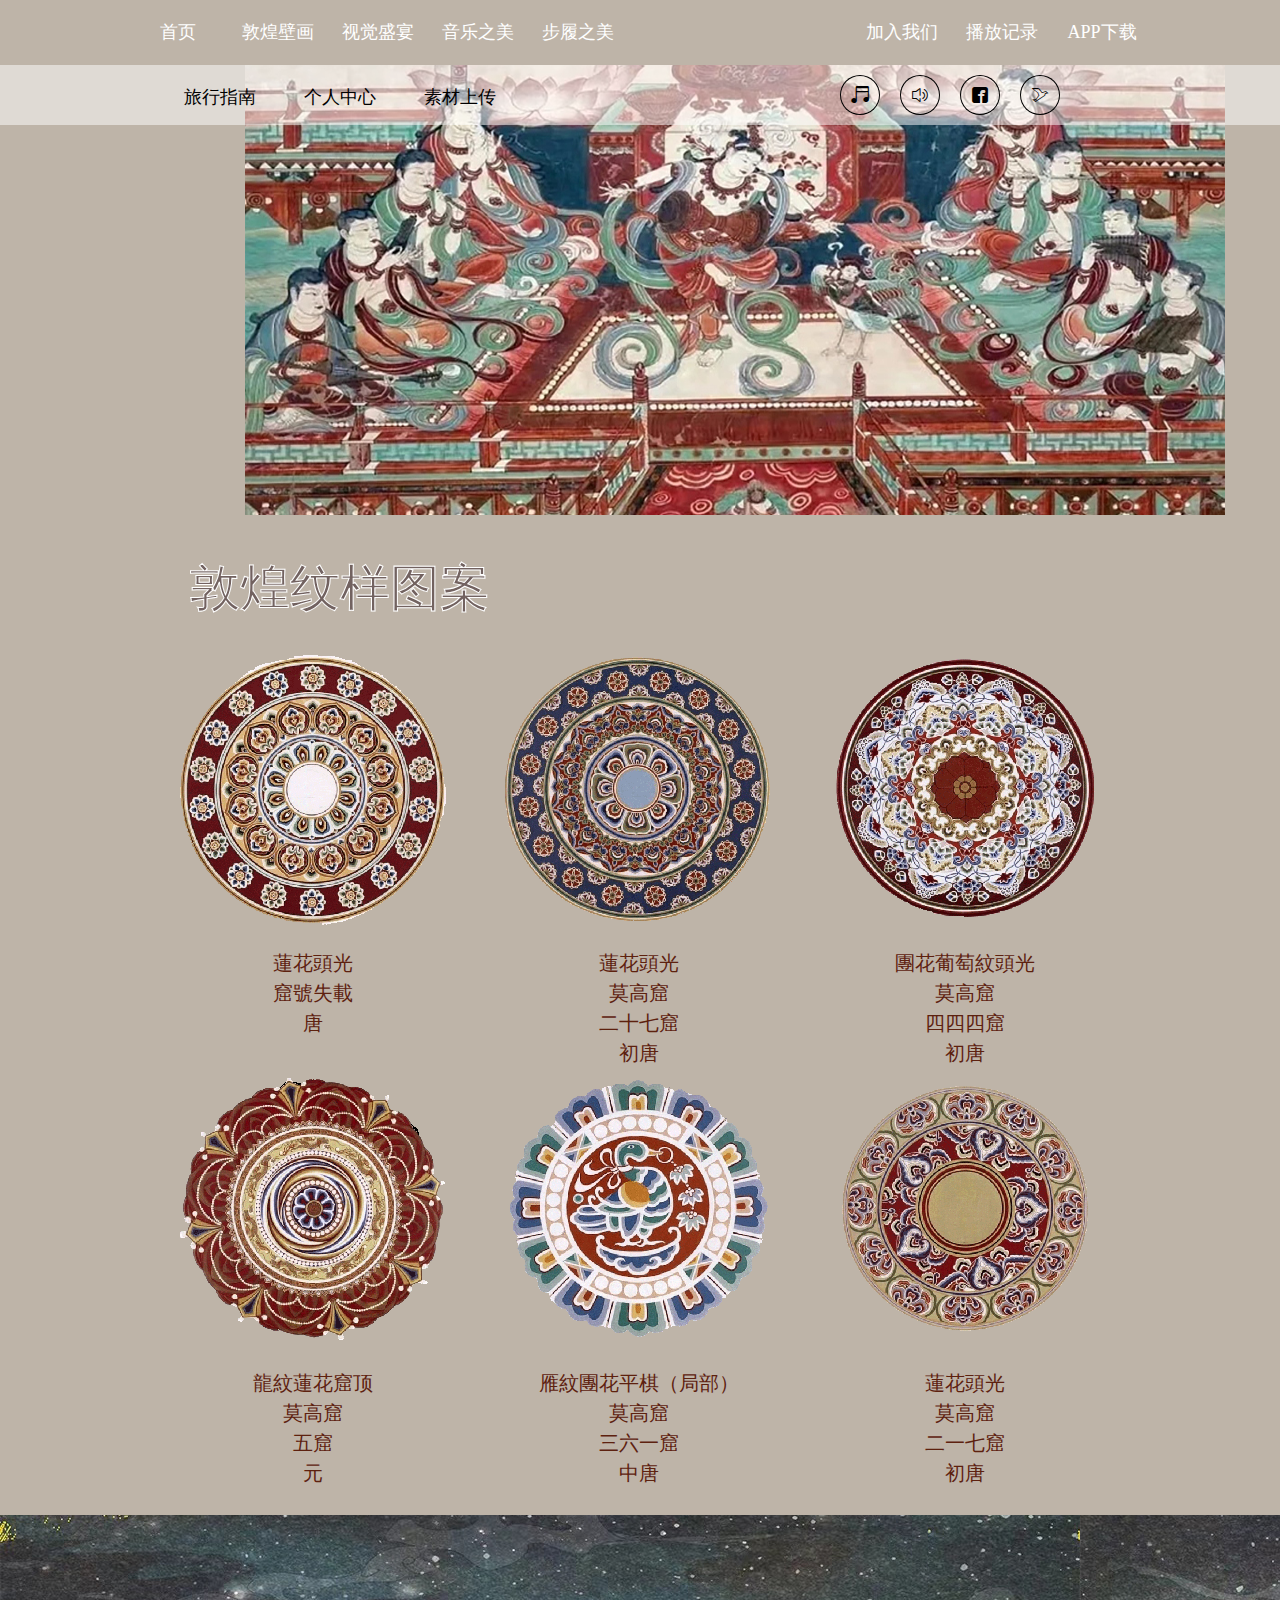
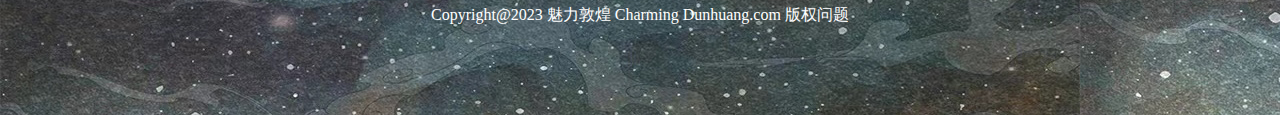
<file: bihua.html>
<html>
<head>
<link href="css/menu.css" type="text/css" rel="stylesheet"/>
<link href="css/style2.css" type="text/css" rel="stylesheet"/>
</head>
<body>
<div class="one">
<div class="nav">
<ul class="left">
<li><a href="shouye.html">首页</a></li>
<li><a href="bihua.html">敦煌壁画</a></li>
<li><a href="shipin.html">视觉盛宴</a></li>
<li><a href="#">音乐之美</a></li>
<li><a href="jingdian.html">步履之美</a></li>
</ul>
<ul class="right">
<li><a href="denglu.html">加入我们</a></li>
<li><a href="#">播放记录</a></li>
<li><a href="#">APP下载</a></li>
</ul>
</div>
</div>

<div class="two">
<div class="navtwo">
<ul class="lefttwo">
<li><a href="#">旅行指南</a></li>
<li><a href="#">个人中心</a></li>
<li><a href="#">素材上传</a></li>
</ul>
<ul class="righttwo">
<li><a href="#">&#xe65e;</a></li>
<li><a href="#">&#xe608;</a></li>
<li><a href="#">&#xf012a;</a></li>
<li><a href="#">&#xe68e;</a></li>
</ul>
</div>
</div>

<div class="lb">
<ol id="tp">
<li class="xs"><img src="images/tu1.jpg"/></li>
<li class="yc"><img src="images/tu2.jpg"/></li>
<li class="yc"><img src="images/tu3.jpg"/></li>
</ol>
</div>
<script type="text/javascript" src="js/myjs.js"></script>

<div class=wy>
<svg>
<text x="0" y="50" font-size="50" font-family="Aa阳关曲" fill="#726260" stroke="#ffffff" stroke-width="1">敦煌纹样图案</text>
</svg>
<br/>
<dl>
<dt><img src="images/yx1.png"></dt>
<dd>蓮花頭光</dd>
<dd>窟號失載</dd>
<dd>唐</dd>
</dl>

<dl>
<dt><img src="images/yx2.png"></dt>
<dd>蓮花頭光</dd>
<dd>莫高窟</dd>
<dd>二十七窟</dd>
<dd>初唐</dd>
</dl>

<dl>
<dt><img src="images/yx3.png"></dt>
<dd>團花葡萄紋頭光</dd>
<dd>莫高窟</dd>
<dd>四四四窟</dd>
<dd>初唐</dd>
</dl>

<dl>
<dt><img src="images/yx4.png"></dt>
<dd>龍紋蓮花窟顶</dd>
<dd>莫高窟</dd>
<dd>五窟</dd>
<dd>元</dd>
</dl>

<dl>
<dt><img src="images/yx5.png"></dt>
<dd>雁紋團花平棋（局部）</dd>
<dd>莫高窟</dd>
<dd>三六一窟</dd>
<dd>中唐</dd>
</dl>

<dl>
<dt><img src="images/yx6.png"></dt>
<dd>蓮花頭光</dd>
<dd>莫高窟</dd>
<dd>二一七窟</dd>
<dd>初唐</dd>
</dl>
</div>

<div class="last">
<p>Copyright@2023 魅力敦煌 Charming Dunhuang.com 版权问题</p>
</div>
</body>
</html>
</file>
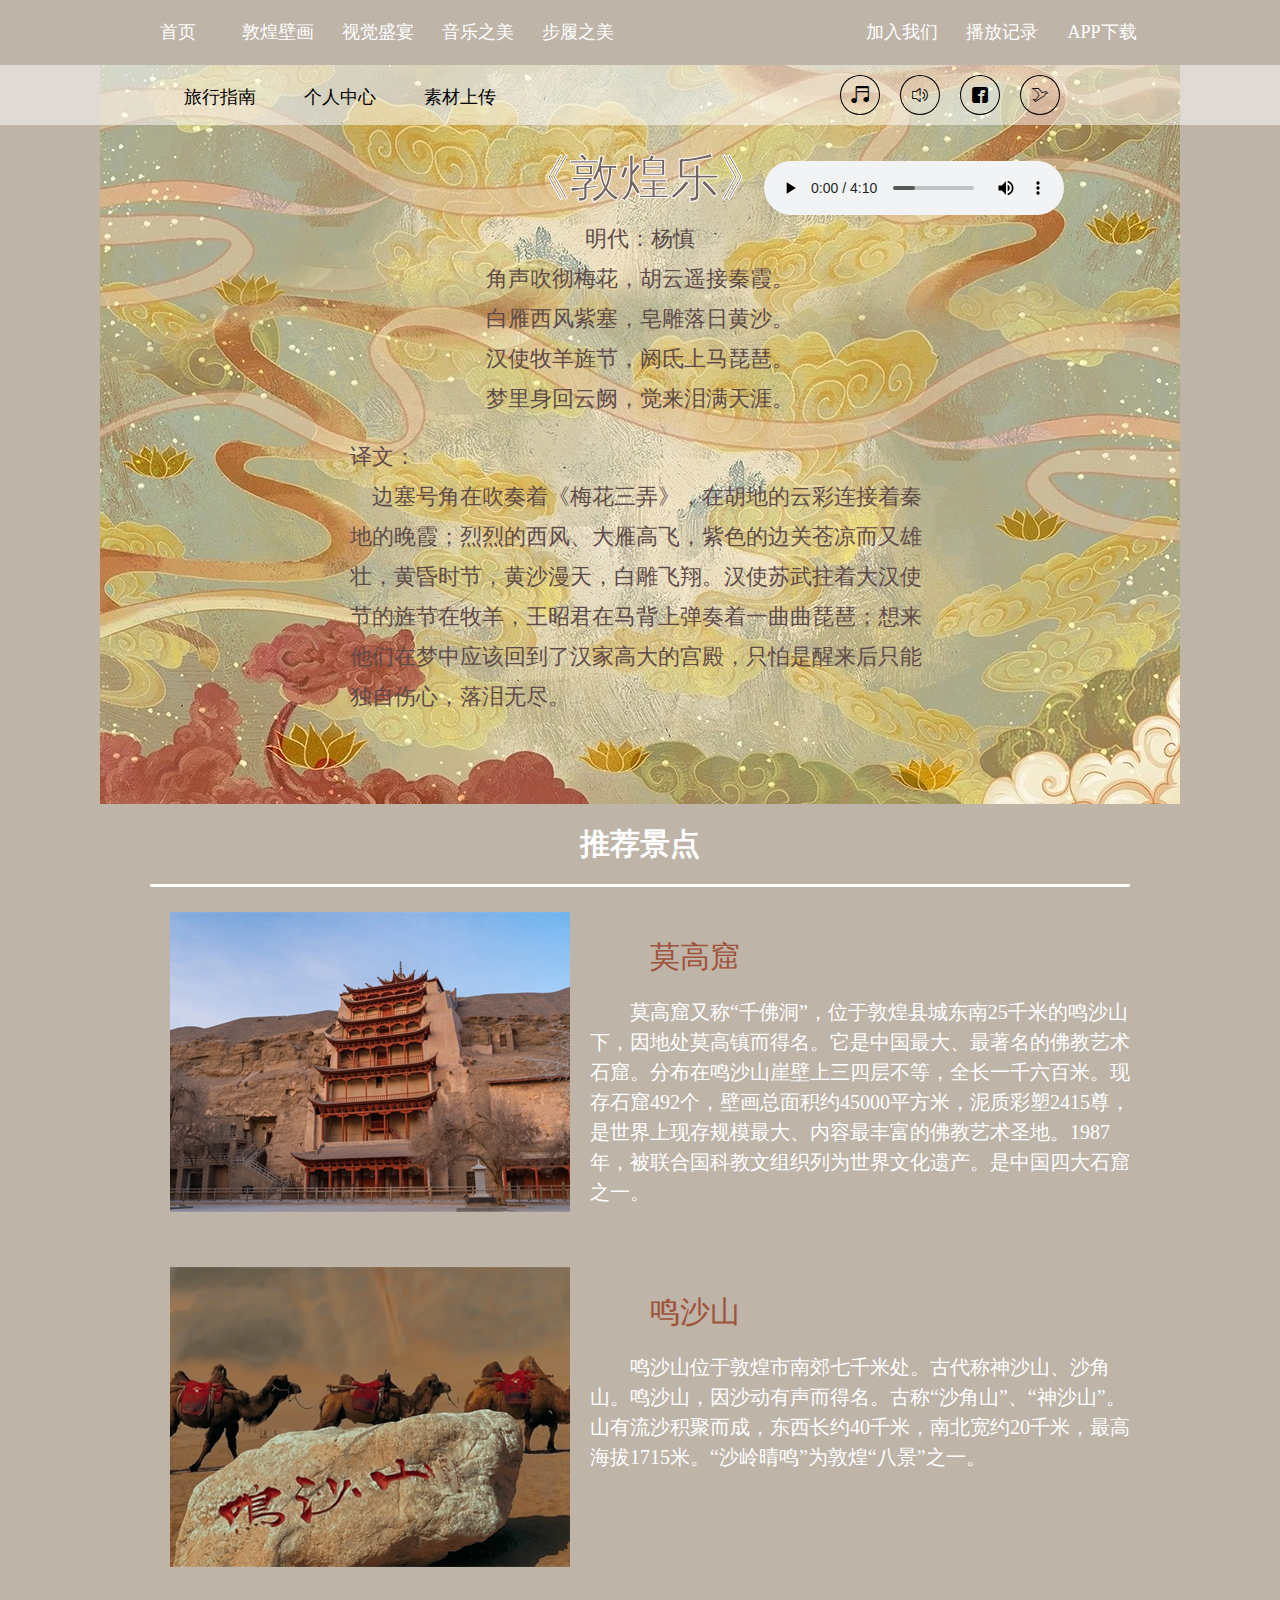
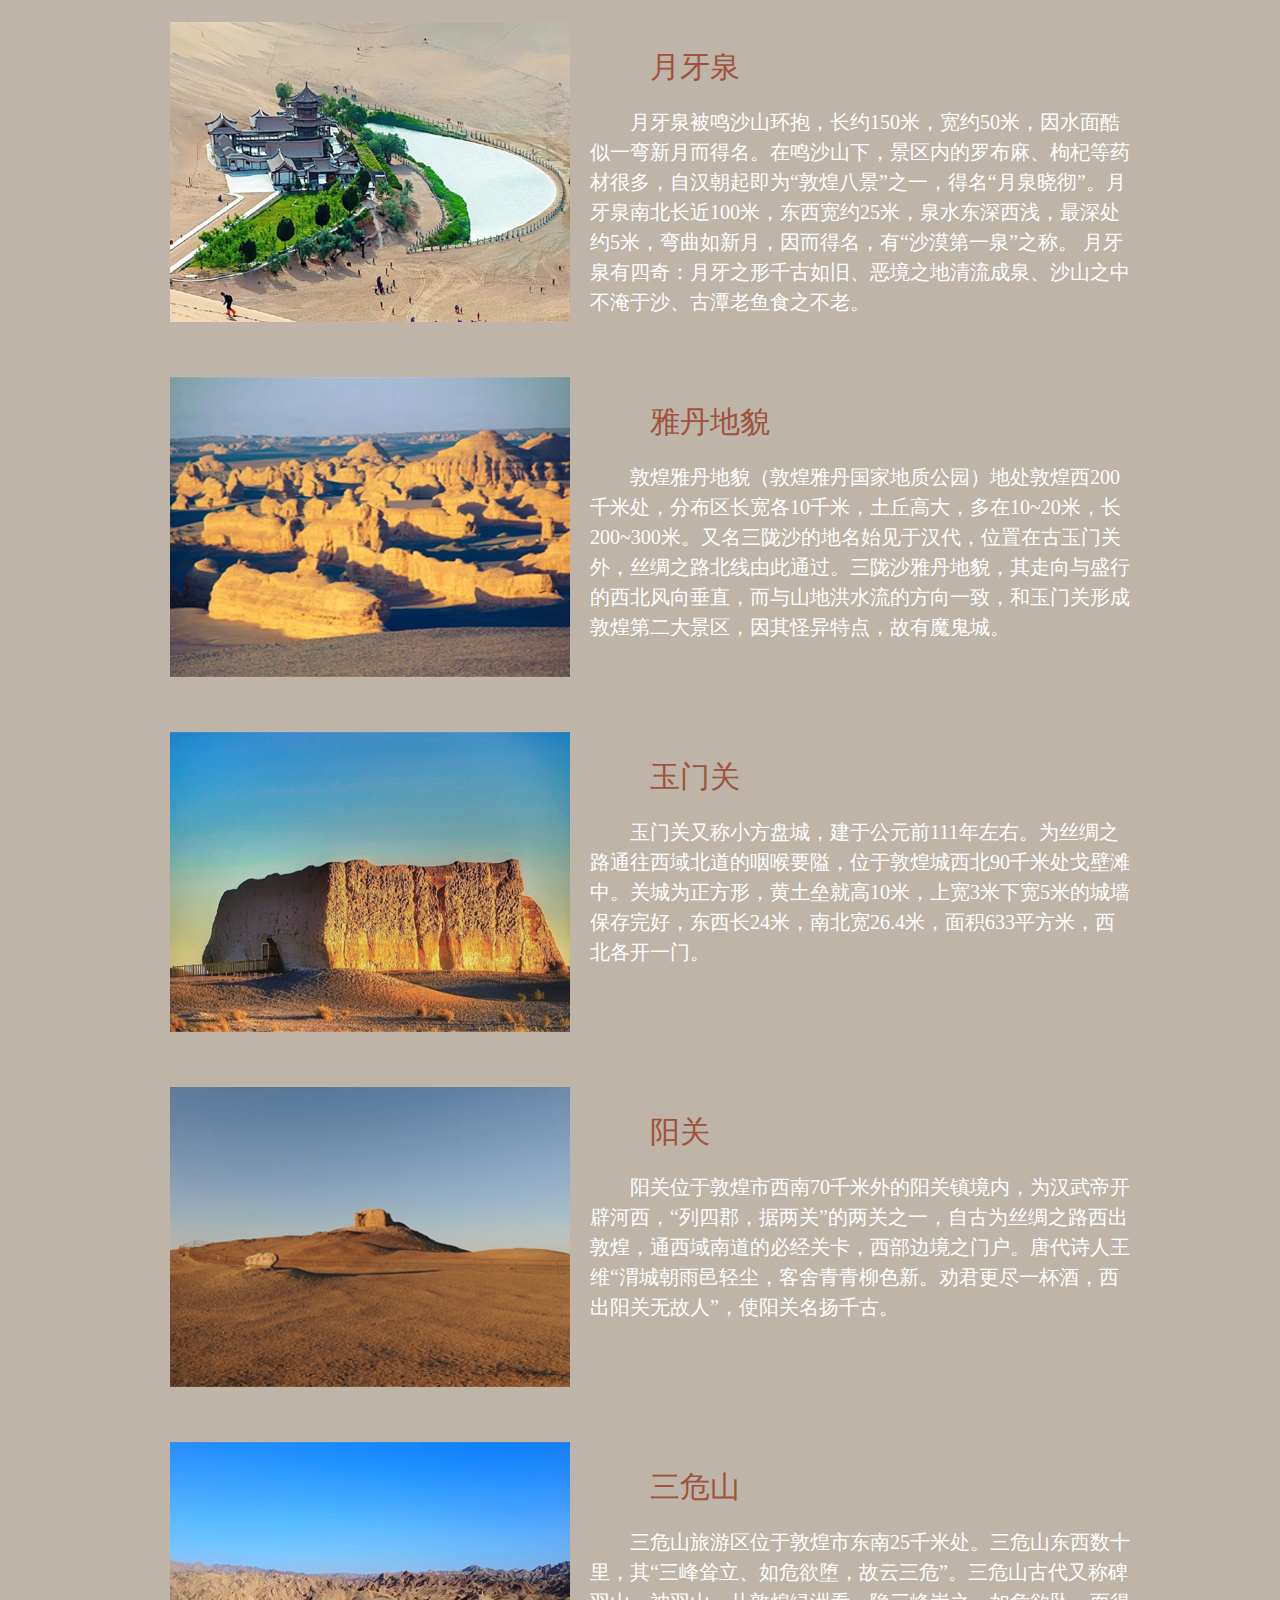
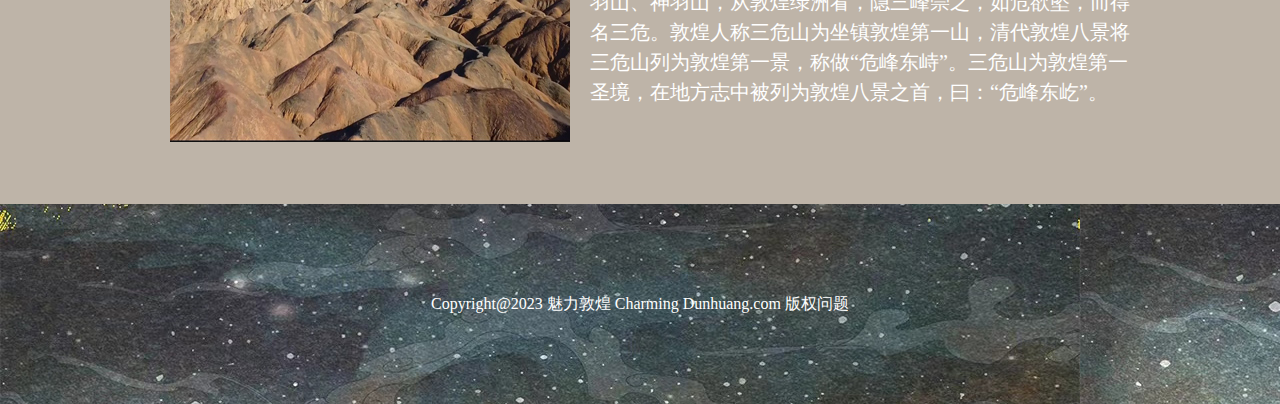
<file: jingdian.html>
<html>
<head>
<link href="css/menu.css" type="text/css" rel="stylesheet"/>
<link href="css/style4.css" type="text/css" rel="stylesheet"/>
</head>
<body>
<div class="one">
<div class="nav">
<ul class="left">
<li><a href="shouye.html">首页</a></li>
<li><a href="bihua.html">敦煌壁画</a></li>
<li><a href="shipin.html">视觉盛宴</a></li>
<li><a href="#">音乐之美</a></li>
<li><a href="jingdian.html">步履之美</a></li>
</ul>
<ul class="right">
<li><a href="denglu.html">加入我们</a></li>
<li><a href="#">播放记录</a></li>
<li><a href="#">APP下载</a></li>
</ul>
</div>
</div>

<div class="two">
<div class="navtwo">
<ul class="lefttwo">
<li><a href="#">旅行指南</a></li>
<li><a href="#">个人中心</a></li>
<li><a href="#">素材上传</a></li>
</ul>
<ul class="righttwo">
<li><a href="#">&#xe65e;</a></li>
<li><a href="#">&#xe608;</a></li>
<li><a href="#">&#xf012a;</a></li>
<li><a href="#">&#xe68e;</a></li>
</ul>
</div>
</div>

<div class="shi">
<svg>
<text x="60" y="130" font-size="50" font-family="Aa阳关曲" fill="#726260" stroke="#ffffff" stroke-width="1">《敦煌乐》</text>
</svg>
<audio src="music/闫月 - 敦煌.mp3" controls></audio>
<p>明代：杨慎</p>
<p>角声吹彻梅花，胡云遥接秦霞。</p>
<p>白雁西风紫塞，皂雕落日黄沙。</p>
<p>汉使牧羊旌节，阏氐上马琵琶。</p>
<p>梦里身回云阙，觉来泪满天涯。</p><br/>
<p class="yw">译文：<br/>&nbsp;&nbsp;&nbsp;&nbsp;边塞号角在吹奏着《梅花三弄》，在胡地的云彩连接着秦地的晚霞；烈烈的西风、大雁高飞，紫色的边关苍凉而又雄壮，黄昏时节，黄沙漫天，白雕飞翔。汉使苏武拄着大汉使节的旌节在牧羊，王昭君在马背上弹奏着一曲曲琵琶；想来他们在梦中应该回到了汉家高大的宫殿，只怕是醒来后只能独自伤心，落泪无尽。</p>
</div>

<div class=jd>
<h2>推荐景点</h2>
<dl>
<dt><img src="images/jd1.jpg"></dt>
<dd class="name">莫高窟</dd>
<dd>莫高窟又称“千佛洞”，位于敦煌县城东南25千米的鸣沙山下，因地处莫高镇而得名。它是中国最大、最著名的佛教艺术石窟。分布在鸣沙山崖壁上三四层不等，全长一千六百米。现存石窟492个，壁画总面积约45000平方米，泥质彩塑2415尊，是世界上现存规模最大、内容最丰富的佛教艺术圣地。1987年，被联合国科教文组织列为世界文化遗产。是中国四大石窟之一。</dd>
</dl>

<dl>
<dt><img src="images/jd2.jpg"></dt>
<dd class="name">鸣沙山</dd>
<dd>鸣沙山位于敦煌市南郊七千米处。古代称神沙山、沙角山。鸣沙山，因沙动有声而得名。古称“沙角山”、“神沙山”。山有流沙积聚而成，东西长约40千米，南北宽约20千米，最高海拔1715米。“沙岭晴鸣”为敦煌“八景”之一。</dd>
</dl>

<dl>
<dt><img src="images/jd3.jpg"></dt>
<dd class="name">月牙泉</dd>
<dd>月牙泉被鸣沙山环抱，长约150米，宽约50米，因水面酷似一弯新月而得名。在鸣沙山下，景区内的罗布麻、枸杞等药材很多，自汉朝起即为“敦煌八景”之一，得名“月泉晓彻”。月牙泉南北长近100米，东西宽约25米，泉水东深西浅，最深处约5米，弯曲如新月，因而得名，有“沙漠第一泉”之称。 月牙泉有四奇：月牙之形千古如旧、恶境之地清流成泉、沙山之中不淹于沙、古潭老鱼食之不老。</dd>
</dl>

<dl>
<dt><img src="images/jd4.jpg"></dt>
<dd class="name">雅丹地貌</dd>
<dd>敦煌雅丹地貌（敦煌雅丹国家地质公园）地处敦煌西200千米处，分布区长宽各10千米，土丘高大，多在10~20米，长200~300米。又名三陇沙的地名始见于汉代，位置在古玉门关外，丝绸之路北线由此通过。三陇沙雅丹地貌，其走向与盛行的西北风向垂直，而与山地洪水流的方向一致，和玉门关形成敦煌第二大景区，因其怪异特点，故有魔鬼城。</dd>
</dl>

<dl>
<dt><img src="images/jd5.jpg"></dt>
<dd class="name">玉门关</dd>
<dd>玉门关又称小方盘城，建于公元前111年左右。为丝绸之路通往西域北道的咽喉要隘，位于敦煌城西北90千米处戈壁滩中。关城为正方形，黄土垒就高10米，上宽3米下宽5米的城墙保存完好，东西长24米，南北宽26.4米，面积633平方米，西北各开一门。</dd>
</dl>

<dl>
<dt><img src="images/jd6.jpg"></dt>
<dd class="name">阳关</dd>
<dd>阳关位于敦煌市西南70千米外的阳关镇境内，为汉武帝开辟河西，“列四郡，据两关”的两关之一，自古为丝绸之路西出敦煌，通西域南道的必经关卡，西部边境之门户。唐代诗人王维“渭城朝雨邑轻尘，客舍青青柳色新。劝君更尽一杯酒，西出阳关无故人”，使阳关名扬千古。</dd>
</dl>

<dl>
<dt><img src="images/jd7.jpg"></dt>
<dd class="name">三危山</dd>
<dd>三危山旅游区位于敦煌市东南25千米处。三危山东西数十里，其“三峰耸立、如危欲堕，故云三危”。三危山古代又称碑羽山、神羽山，从敦煌绿洲看，隐三峰崇之，如危欲坠，而得名三危。敦煌人称三危山为坐镇敦煌第一山，清代敦煌八景将三危山列为敦煌第一景，称做“危峰东峙”。三危山为敦煌第一圣境，在地方志中被列为敦煌八景之首，曰：“危峰东屹”。</dd>
</dl>
</div>

<div class="last">
<p>Copyright@2023 魅力敦煌 Charming Dunhuang.com 版权问题</p>
</div>
</body>
</html>
</file>
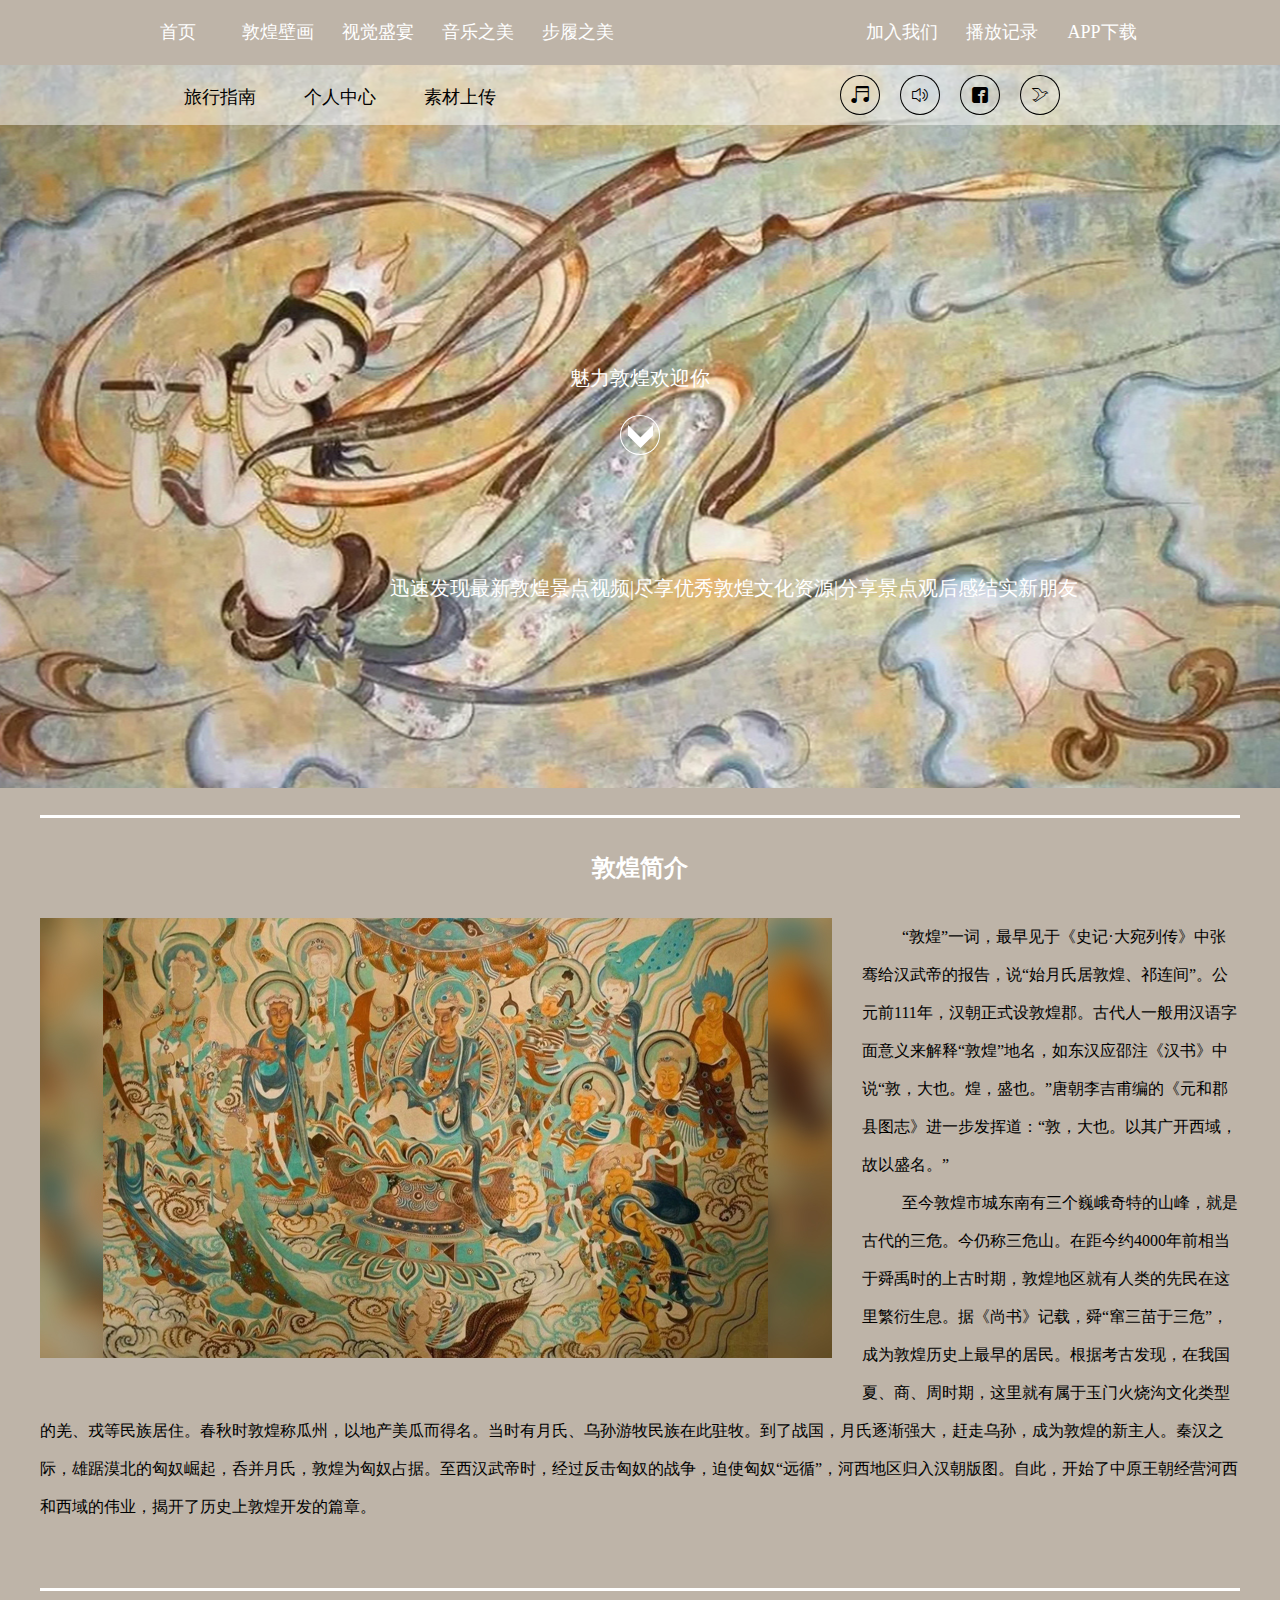
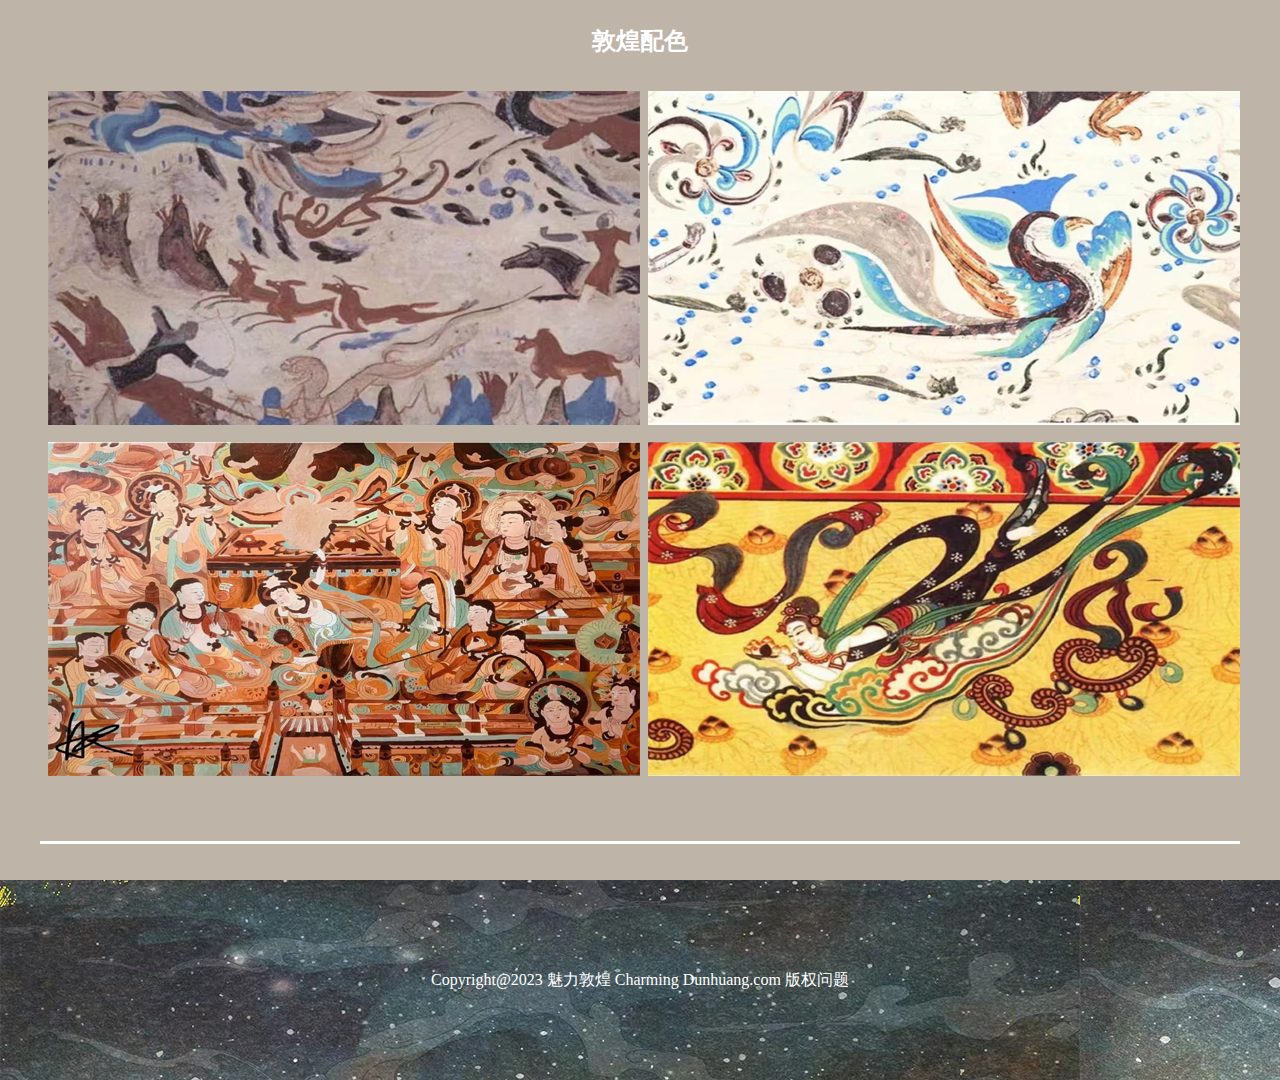
<file: shouye.html>
<html>
<head>
<link href="css/menu.css" type="text/css" rel="stylesheet"/>
<link href="css/style1.css" type="text/css" rel="stylesheet"/>
</head>
<body>
<div class="one">
<div class="nav">
<ul class="left">
<li><a href="shouye.html">首页</a></li>
<li><a href="bihua.html">敦煌壁画</a></li>
<li><a href="shipin.html">视觉盛宴</a></li>
<li><a href="#">音乐之美</a></li>
<li><a href="jingdian.html">步履之美</a></li>
</ul>
<ul class="right">
<li><a href="denglu.html">加入我们</a></li>
<li><a href="#">播放记录</a></li>
<li><a href="#">APP下载</a></li>
</ul>
</div>
</div>

<div class="two">
<div class="navtwo">
<ul class="lefttwo">
<li><a href="#">旅行指南</a></li>
<li><a href="#">个人中心</a></li>
<li><a href="#">素材上传</a></li>
</ul>
<ul class="righttwo">
<li><a href="#">&#xe65e;</a></li>
<li><a href="#">&#xe608;</a></li>
<li><a href="#">&#xf012a;</a></li>
<li><a href="#">&#xe68e;</a></li>
</ul>
</div>
</div>

<div class="three">
<div class="four">
<img src="images/beijing1.jpg" class="tupian"/>
</div>
<p>迅速发现最新敦煌景点视频|尽享优秀敦煌文化资源|分享景点观后感结实新朋友</p>
<p class="wz2">魅力敦煌欢迎你</p>
<a href="#" class="jt"><img src="images/jiantou.png"/></a>
</div>

<div class="five">
<h2>敦煌简介</h2>
<dl>
<dt><img src="images/jieshao.jpg"></dt>
<dd>&nbsp;&nbsp;“敦煌”一词，最早见于《史记·大宛列传》中张骞给汉武帝的报告，说“始月氏居敦煌、祁连间”。公元前111年，汉朝正式设敦煌郡。古代人一般用汉语字面意义来解释“敦煌”地名，如东汉应邵注《汉书》中说“敦，大也。煌，盛也。”唐朝李吉甫编的《元和郡县图志》进一步发挥道：“敦，大也。以其广开西域，故以盛名。”</dd>
<dd>&nbsp;&nbsp;至今敦煌市城东南有三个巍峨奇特的山峰，就是古代的三危。今仍称三危山。在距今约4000年前相当于舜禹时的上古时期，敦煌地区就有人类的先民在这里繁衍生息。据《尚书》记载，舜“窜三苗于三危”，成为敦煌历史上最早的居民。根据考古发现，在我国夏、商、周时期，这里就有属于玉门火烧沟文化类型的羌、戎等民族居住。春秋时敦煌称瓜州，以地产美瓜而得名。当时有月氏、乌孙游牧民族在此驻牧。到了战国，月氏逐渐强大，赶走乌孙，成为敦煌的新主人。秦汉之际，雄踞漠北的匈奴崛起，呑并月氏，敦煌为匈奴占据。至西汉武帝时，经过反击匈奴的战争，迫使匈奴“远循”，河西地区归入汉朝版图。自此，开始了中原王朝经营河西和西域的伟业，揭开了历史上敦煌开发的篇章。</dd>
</dl>
</div>

<div class="six">
<h2>敦煌配色</h2>
<a href="#">
<img src="images/PS11.jpg">
<div class=dy>
<img src="images/ys11.png"/>
</div>
</a>
<a href="#">
<img src="images/PS22.jpg">
<div class=dy>
<img src="images/ys22.png"/>
</div>
</a>
<a href="#">
<img src="images/PS33.jpg">
<div class=dy>
<img src="images/ys33.png"/>
</div>
</a>
<a href="#">
<img src="images/PS44.jpg">
<div class=dy>
<img src="images/ys44.png"/>
</div>
</a>
</div>
<br/>
<br/>
</div>

<div class="last">
<p>Copyright@2023 魅力敦煌 Charming Dunhuang.com 版权问题</p>
</div>

</body>

</html>
</file>
<file: css/menu.css>
*{
	margin:0px;
	padding:0px;
}
@font-face{
	font-family:"xx";
	src:url("../fonts/iconfont.ttf");
	
}
body{
	background:#beb4a8	
}
.one{
	width:100%;
	height:65px;
	background:#beb4a8;
}
.one .nav,.two .navtwo{
	width:80%;
	margin:0 auto;
}
.one .nav ul li,.two .navtwo ul li{
	float:left;
}
.one .left,.two .lefttwo{
	float:left;
}
.one .right,.two .righttwo{
	float:right;
}
.one .nav a{
	width:100px;
	height:65px;
	text-align:center;
	line-height:65px;
	text-decoration:none;
	display:inline-block;
	color:white;
	font-size:18px;
}
.nav a:hover{
	width:100px;
	height:65px;	
	background:#a08a70;
}
.two{
	width:100%;
	height:60px;
	background-color:rgba(255,255,255,0.5);
	color:black;
	position:absolute;
	z-index:10;
}
.two .navtwo{
	width:75%;
	margin:0 auto;
}
.two .navtwo a{
	width:120px;
	height:60px;
	text-align:center;
	line-height:40px;
	text-decoration:none;
	display:inline-block;
	color:black;
	font-size:18px;
}
.two .lefttwo{
	width:400px;
	height:60px;
	padding-top:12px;
}
.two .righttwo a{
	width:40px;
	height:40px;
	padding-top:-10px;
}
.one .nav ul ,.two .navtwo ul{
	list-style:none;
}
.righttwo{
	font-family:"xx";
	padding-right:50px;
}
.righttwo a{
	width:40px;
	height:40px;
	line-height:80px;
	text-align:center;
	box-shadow:0 0 0 1px black inset;
	border-radius:20px;
	margin:10px 10px;
	transition:box-shadow 0.8s;
}

.righttwo a:hover{
	box-shadow:0 0 0 20px white inset;
}
.righttwo li a{
	color:black;
}
</file>
<file: css/style2.css>
*{
	margin:0px;
	padding:0px;
}
.lb{
	width:80%;
	height:450px;
	overflow:hidden;
	margin-left:245px;
	position:relative;
}
.xs{
	display:block;
}
.yc{
	display:none;
}
.wy{
	width:980px;
	height:1000px;
	margin:0 auto;
	
}
.wy svg{
	width:600px;
	height:70px;
	margin:0 auto;
	padding-left:40px;
	padding-top:40px;
}
.wy dl {
	height:420px;
	float:left;

}
.wy dt{
	margin:13px;

}

.wy dd{
	text-align:center;
	color:#5d210f;
	line-height:25px;
	font-size:20px;
	margin-top:5px;
}
.ditu{
	width:980px;
}
.last{
	width:100%;
	height:200px;
	background:url(../images/di.jpg) no-repeat ;
	color:white;
	text-align:center;
	line-height:200px;
}
</file>
<file: css/style4.css>
*{
	margin:0px;
	padding:0px;
}
.shi{
	width:1080px;
	height:739px;
	background:url(../images/shi.jpg) no-repeat ;
	margin:0 auto;
}
.shi svg{
	margin-left:360px;
}
.shi p{
	width:580px;
	margin:0 auto;
	line-height:40px;
	font-size:22px;
	text-align:center;
	color:#5e4b49;
}
.shi .yw{
	text-align:left;
}
.jd{
	width:980px;
	height:2600px;
	margin:0 auto;
	
}
.jd h2{
	width:980px;
	text-align:center;
	line-height:80px;
	font-size:30px;
	color:#ffffff;
	border-bottom:3px solid white;
}
.jd dl {
	width:980px;
	height:350px;
}
.jd dl dt{
	float:left;
	margin:20px;
}
.jd dd{
	width:980px;
	text-align:left;
	color:white;
	line-height:25px;
	font-size:20px;
	margin-top:5px;
	line-height:30px;
	text-indent:2em;
	padding-top:20px;
}
.jd .name{
	color:#a0523b;
	font-size:30px;
	line-height:30px;
	padding-top:50px;
}

.last{
	width:100%;
	height:200px;
	background:url(../images/di.jpg) no-repeat ;
	color:white;
	text-align:center;
	line-height:200px;
}
</file>
<file: css/style1.css>
*{
	margin:0px;
	padding:0px;
}
@font-face{
	font-family:"xx";
	src:url("../fonts/iconfont.ttf");
	
}

.three{
	width:100%;
	height:850px;
	position:relative;
	text-align:center;
	color:white;
	overflow:hidden;
	margin-bottom:-100px;

}
.three .tupian{
	position:absolute;
	top:0px;
	left:50%;
	transform:translate(-50%,0);
}
.three p{
	width:700px;
	position:absolute;
	top:60%;
	left:30%;
	font-size:20px;
	opacity:0;
	transform:tanslate(-50%,-50%);
	transition:all 1s;
}
.three .wz2{
	position:absolute;
	top:700px;
	left:50%;
	transform:translate(-50%,0);
	opacity:0;
	transition:all 1s;
}
body:hover .three p{
	opacity:1;
}
body:hover .three .wz2{
	opacity:1;
	position:absolute;
	top:300px;
}
.three .jt{
	width:40px;
	height:30px;
	position:absolute;
	top:700px;
	left:50%;
	transform:translate(-50%,0);
	opacity:0;
	border-radius:20px;
	box-shadow:0 0 0 1px #fff inset;
	text-align:center;
	padding-top:10px;
	transition:all 1s;
}
body:hover .three .jt{
	opacity:1;
	position:absolute;
	top:350px;
}
.jt:hover{
	box-shadow:0 0 0 20px #79c8e6 inset;
}
.five{
	width:1200px;
	height:770px;
	margin:0 auto;
	border-bottom:3px solid white;
	border-top:3px solid white;
}
.five h2,.six h2{
	text-align:center;
	color:white;
	font-famliy:"楷体";
	line-height:100px;
}
.five dl{
	width:1200px;
	height:500px;
}
.five dl dt{
	float:left;
	margin:0px 30px 30px 0px;
}
.five dl dd{
	line-height:38px;
	text-indent:2em;
}
.six{
	width:1200px;
	height:850px;
	margin:0 auto;
	border-bottom:3px solid white;
}
.six a{
	float:left;
	position:relative;
	width:592px;
	height:343px;
	overflow:hidden;
	margin:0 0 8px 8px;
}
.six a .dy{
	width:296px;
	height:343px;
	background:rgba(255,255,255,0);
	color:black;
	text-align:center;
	position:absolute;
	top:0px;
	left:-296px;
	transition:all 1s;
}
.six a:hover .dy{
	background:rgba(255,255,255,0.4);
	top:0px;
	left:0px;
	position:absolute;
}
.six a span{
	width:80px;
	height:30px;
	line-height:30px;
	background:#79c8e6;
	color:white;
	display:block;
	border-radius:10px;
	margin:0 auto;
}
.six a p{
	line-height:70px;
}
.six a:nth-of-type(2) .dy,.six a:nth-of-type(3) .dy{
	position:absolute;
	left:592px;
	top:0px;
}
.six a:nth-of-type(2):hover .dy,.six a:nth-of-type(3):hover .dy{
	position:absolute;
	left:296px;
	top:0px;
}

.last{
	width:100%;
	height:200px;
	background:url(../images/di.jpg) no-repeat ;
	color:white;
	text-align:center;
	line-height:200px;
}
</file>
